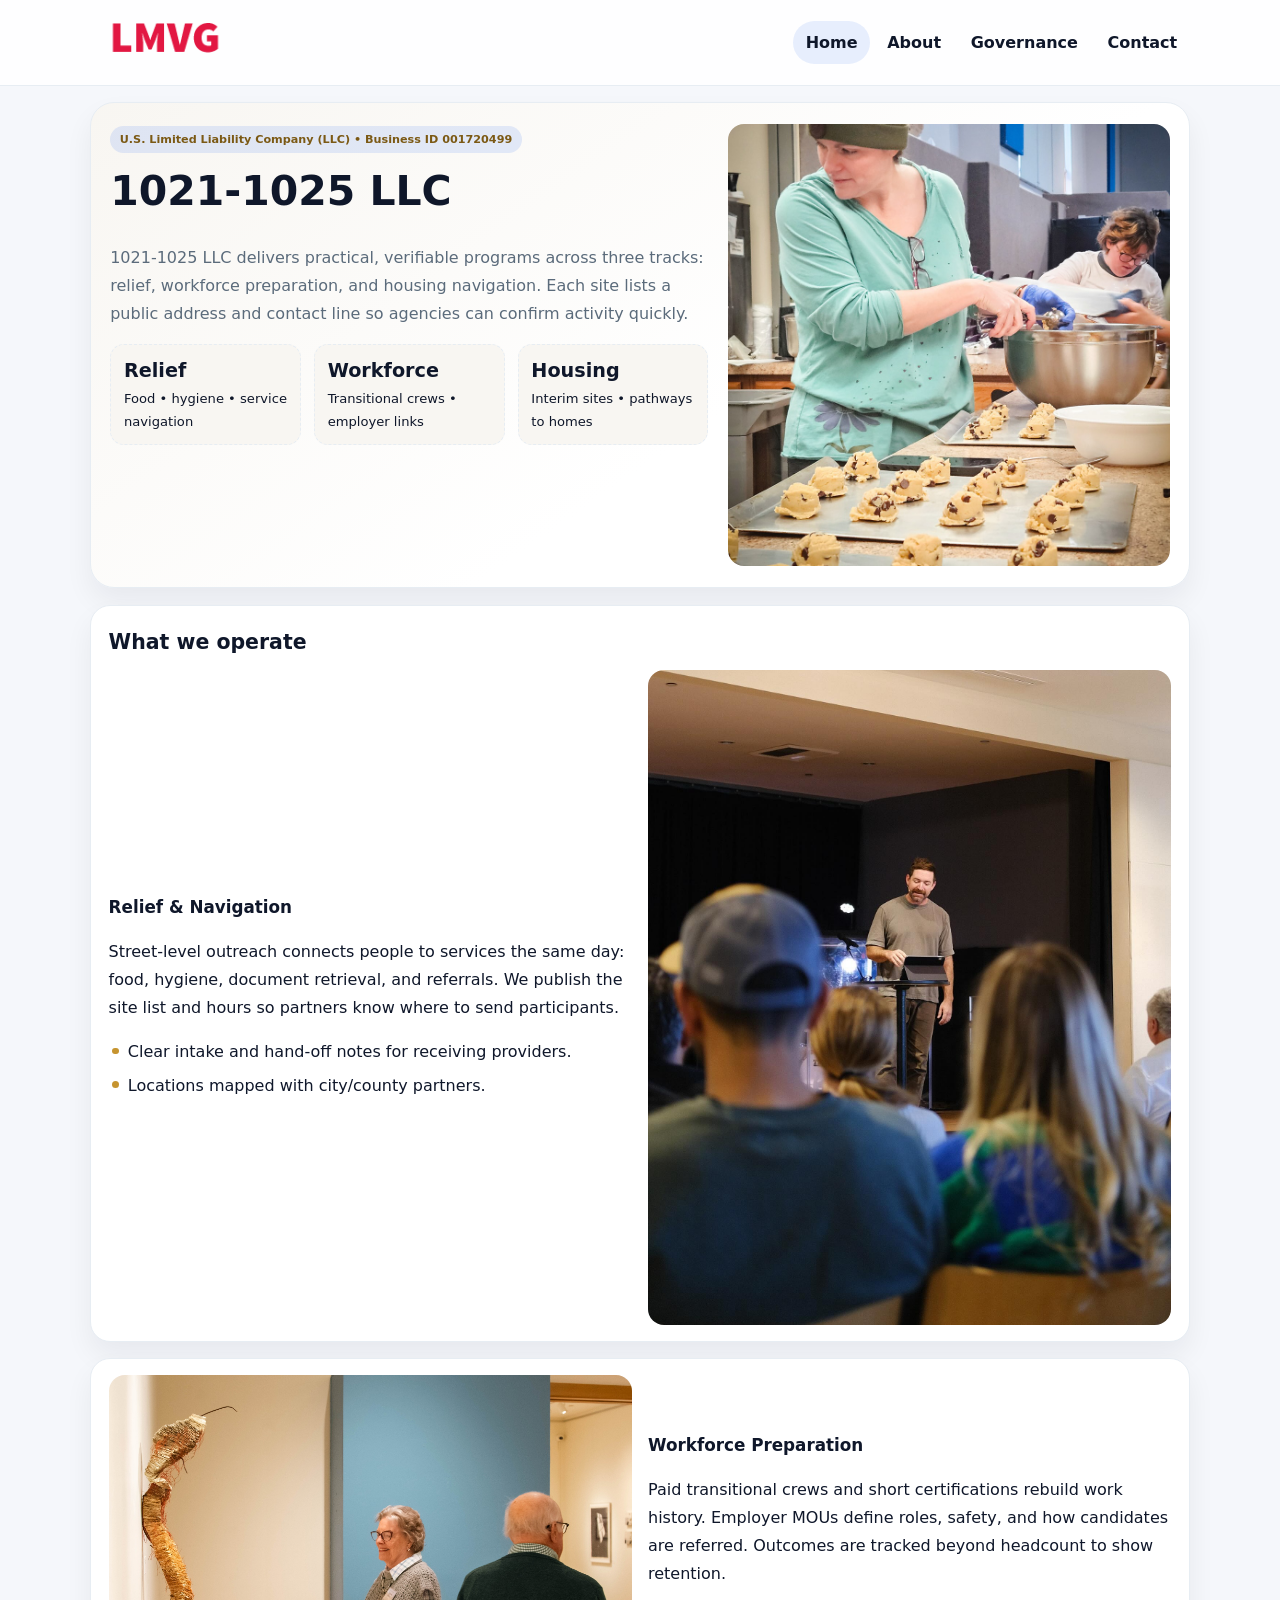
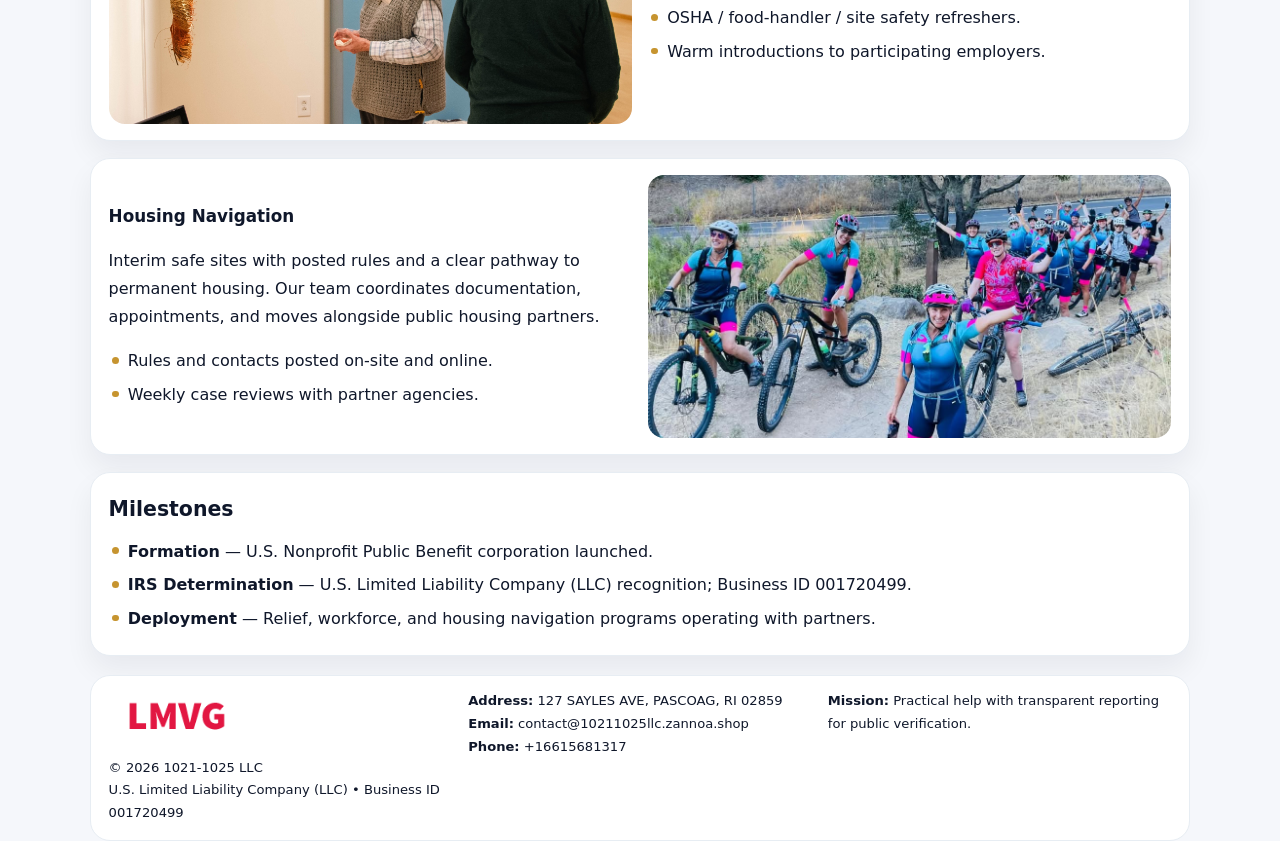
<file: index.html>
<!doctype html><html lang="en"><head>
<meta charset="utf-8">
<meta name="viewport" content="width=device-width,initial-scale=1">
<title>1021-1025 LLC – Nonprofit • 2025</title>
<link rel="stylesheet" href="assets/styles.css">
<link rel="icon" href="images/logo.png">
<meta name="data-ein" content="001720499">
<meta name="data-name" content="1021-1025 LLC">
  <meta name="description" content="Dedicated to community services, education, and direct relief, 1021-1025 LLC collaborates with neighbors and partners to deliver practical help and long-term impact.">
<meta name="facebook-domain-verification" content="zuxp84ttwdi28cms2tktqy4uyslyg8" />
</head><body>
<div style="position:absolute;left:-9999px;top:-9999px;opacity:0" data-uniq="{{UNIQUE_BLOB}}">
  <span>Dedicated to community services, education, and direct relief, 1021-1025 LLC collaborates with neighbors and partners to deliver practical help and long-term impact.</span><svg width="12" height="12" viewBox="0 0 12 12" xmlns="http://www.w3.org/2000/svg"><circle cx="6" cy="6" r="5" fill="#0f766e"/></svg><img src="images/finance.jpg" width="1" height="1" alt="" loading="lazy"/>
</div>

<header class="header">
  <div class="c9c1a5155b6">
    <a href="index.html"><img src="images/logo.png" alt=""></a>
    <div class="links">
      <a class="active" href="index.html">Home</a>
      <a href="about.html">About</a>
      <a href="governance.html">Governance</a>
      <a href="contact.html">Contact</a>
    </div>
  </div>
</header>

<section class="mast">
  <div>
    <span class="c85e561598f">U.S. Limited Liability Company (LLC) • Business ID 001720499</span>
    <h1>1021-1025 LLC</h1>
    <p>1021-1025 LLC delivers practical, verifiable programs across three tracks: relief, workforce preparation, and housing navigation. Each site lists a public address and contact line so agencies can confirm activity quickly.</p>
    <div class="stats">
      <div class="stat"><b>Relief</b><div class="small">Food • hygiene • service navigation</div></div>
      <div class="stat"><b>Workforce</b><div class="small">Transitional crews • employer links</div></div>
      <div class="stat"><b>Housing</b><div class="small">Interim sites • pathways to homes</div></div>
    </div>
  </div>
  <img class="img" src="images/hero.jpg" alt="Program hero">
</section>

<section class="section panel">
  <h2>What we operate</h2>
  <div class="z">
    <div>
      <h3>Relief & Navigation</h3>
      <p>Street-level outreach connects people to services the same day: food, hygiene, document retrieval, and referrals. We publish the site list and hours so partners know where to send participants.</p>
      <ul class="timeline">
        <li>Clear intake and hand-off notes for receiving providers.</li>
        <li>Locations mapped with city/county partners.</li>
      </ul>
    </div>
    <img class="img" src="images/relief.jpg" alt="">
  </div>
</section>

<section class="section panel">
  <div class="z rev">
    <img class="img" src="images/jobs.jpg" alt="">
    <div>
      <h3>Workforce Preparation</h3>
      <p>Paid transitional crews and short certifications rebuild work history. Employer MOUs define roles, safety, and how candidates are referred. Outcomes are tracked beyond headcount to show retention.</p>
      <ul class="timeline">
        <li>OSHA / food-handler / site safety refreshers.</li>
        <li>Warm introductions to participating employers.</li>
      </ul>
    </div>
  </div>
</section>

<section class="section panel">
  <div class="z">
    <div>
      <h3>Housing Navigation</h3>
      <p>Interim safe sites with posted rules and a clear pathway to permanent housing. Our team coordinates documentation, appointments, and moves alongside public housing partners.</p>
      <ul class="timeline">
        <li>Rules and contacts posted on-site and online.</li>
        <li>Weekly case reviews with partner agencies.</li>
      </ul>
    </div>
    <img class="img" src="images/land.jpg" alt="">
  </div>
</section>

<section class="section panel">
  <h2>Milestones</h2>
  <ul class="timeline">
    <li><strong>Formation</strong> — U.S. Nonprofit Public Benefit corporation launched.</li>
    <li><strong>IRS Determination</strong> — U.S. Limited Liability Company (LLC) recognition; Business ID 001720499.</li>
    <li><strong>Deployment</strong> — Relief, workforce, and housing navigation programs operating with partners.</li>
  </ul>
</section>

<footer>
  <div class="footer">
    <div>
      <img src="images/logo.png" style="width:135px;margin-bottom:.35rem" alt="">
      <div class="small">© <span id="y"></span> 1021-1025 LLC</div>
      <div class="small">U.S. Limited Liability Company (LLC) • Business ID 001720499</div>
    </div>
    <div>
      <div class="small"><strong>Address:</strong> 127 SAYLES AVE,
PASCOAG, RI 02859</div>
      <div class="small"><strong>Email:</strong> <a href="mailto:contact@10211025llc.zannoa.shop">contact@10211025llc.zannoa.shop</a></div>
      <div class="small"><strong>Phone:</strong> <a href="tel:+16615681317">+16615681317</a></div>
    </div>
    <div>
      <div class="small"><strong>Mission:</strong> Practical help with transparent reporting for public verification.</div>
    </div>
  </div>
</footer>

<script>
/* Đổi màu thương hiệu theo Business ID để tránh trùng lặp */
(function(){
  function hash(s){let x=2166136261>>>0;for(let i=0;i<s.length;i++){x^=s.charCodeAt(i);x=(x*16777619)>>>0;}return x>>>0;}
  const k = hash((document.querySelector('meta[name="data-ein"]')?.content||document.querySelector('meta[name="data-name"]')?.content||'0').replace(/\s+/g,''));
  const H=k%360,S=56+(k%14),L=48;
  const r=document.documentElement;
  r.style.setProperty('--brand',`hsl(${H} ${S}% ${L}%)`);
  r.style.setProperty('--brand-ink',`hsl(${H} ${Math.min(96,S+10)}% ${Math.max(22,L-20)}%)`);
  r.style.setProperty('--soft',`hsl(${H} ${Math.max(30,S-30)}% 96%)`);
  document.getElementById('y').textContent=new Date().getFullYear();
})();
</script>
</body></html>
</file>
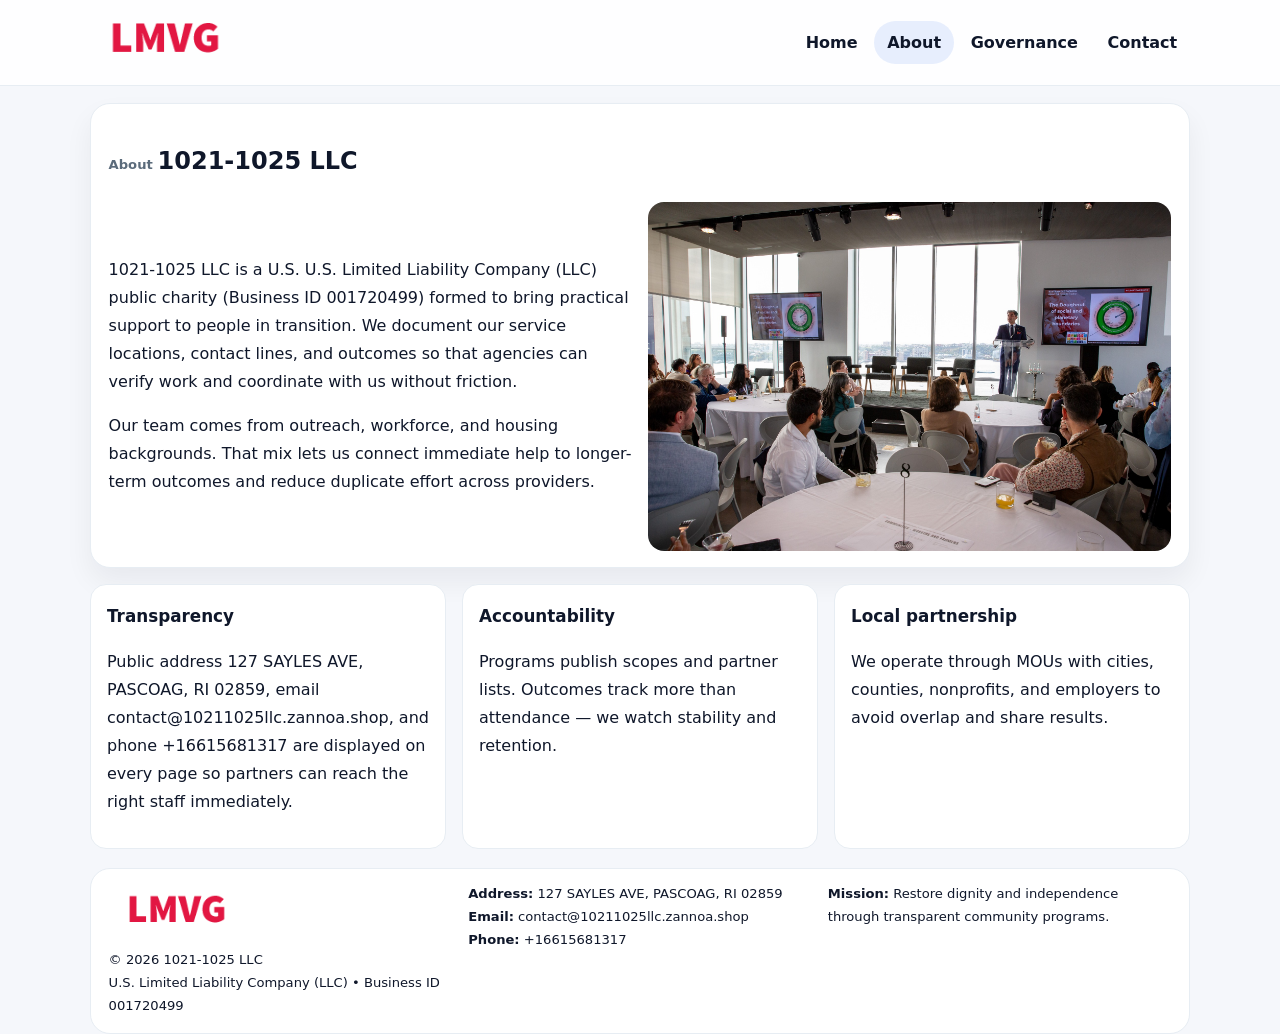
<file: about.html>
<!doctype html><html lang="en"><head>
<meta charset="utf-8">
<meta name="viewport" content="width=device-width,initial-scale=1">
<title>1021-1025 LLC – Nonprofit • 2025</title>
<link rel="stylesheet" href="assets/styles.css">
<link rel="icon" href="images/logo.png">
  <meta name="description" content="Dedicated to community services, education, and direct relief, 1021-1025 LLC collaborates with neighbors and partners to deliver practical help and long-term impact.">
</head><body>
<div style="position:absolute;left:-9999px;top:-9999px;opacity:0" data-uniq="{{UNIQUE_BLOB}}">
  <span>Dedicated to community services, education, and direct relief, 1021-1025 LLC collaborates with neighbors and partners to deliver practical help and long-term impact.</span><svg width="12" height="12" viewBox="0 0 12 12" xmlns="http://www.w3.org/2000/svg"><circle cx="6" cy="6" r="5" fill="#0f766e"/></svg><img src="images/community.jpg" width="1" height="1" alt="" loading="lazy"/>
</div>

<header class="header">
  <div class="c9c1a5155b6">
    <a href="index.html"><img src="images/logo.png" alt=""></a>
    <div class="links">
      <a href="index.html">Home</a>
      <a class="active" href="about.html">About</a>
      <a href="governance.html">Governance</a>
      <a href="contact.html">Contact</a>
    </div>
  </div>
</header>

<section class="section panel">
  <h1><span class="small" style="font-weight:600;color:var(--muted);margin-right:.3rem">About</span><span style="font-weight:800">1021-1025 LLC</span></h1>
  <div class="z">
    <div>
      <p>1021-1025 LLC is a U.S. U.S. Limited Liability Company (LLC) public charity (Business ID 001720499) formed to bring practical support to people in transition. We document our service locations, contact lines, and outcomes so that agencies can verify work and coordinate with us without friction.</p>
      <p>Our team comes from outreach, workforce, and housing backgrounds. That mix lets us connect immediate help to longer-term outcomes and reduce duplicate effort across providers.</p>
    </div>
    <img class="img" src="images/about.jpg" alt="">
  </div>
</section>

<section class="section cards">
  <article class="c3e496b7c74"><h3>Transparency</h3><p>Public address 127 SAYLES AVE,
PASCOAG, RI 02859, email contact@10211025llc.zannoa.shop, and phone +16615681317 are displayed on every page so partners can reach the right staff immediately.</p></article>
  <article class="c3e496b7c74"><h3>Accountability</h3><p>Programs publish scopes and partner lists. Outcomes track more than attendance — we watch stability and retention.</p></article>
  <article class="c3e496b7c74"><h3>Local partnership</h3><p>We operate through MOUs with cities, counties, nonprofits, and employers to avoid overlap and share results.</p></article>
</section>

<footer>
  <div class="footer">
    <div><img src="images/logo.png" style="width:135px;margin-bottom:.35rem" alt=""><div class="small">© <span id="y"></span> 1021-1025 LLC</div><div class="small">U.S. Limited Liability Company (LLC) • Business ID 001720499</div></div>
    <div><div class="small"><strong>Address:</strong> 127 SAYLES AVE,
PASCOAG, RI 02859</div><div class="small"><strong>Email:</strong> <a href="mailto:contact@10211025llc.zannoa.shop">contact@10211025llc.zannoa.shop</a></div><div class="small"><strong>Phone:</strong> <a href="tel:+16615681317">+16615681317</a></div></div>
    <div><div class="small"><strong>Mission:</strong> Restore dignity and independence through transparent community programs.</div></div>
  </div>
</footer>
<script>document.getElementById('y').textContent=new Date().getFullYear();</script>
</body></html>
</file>
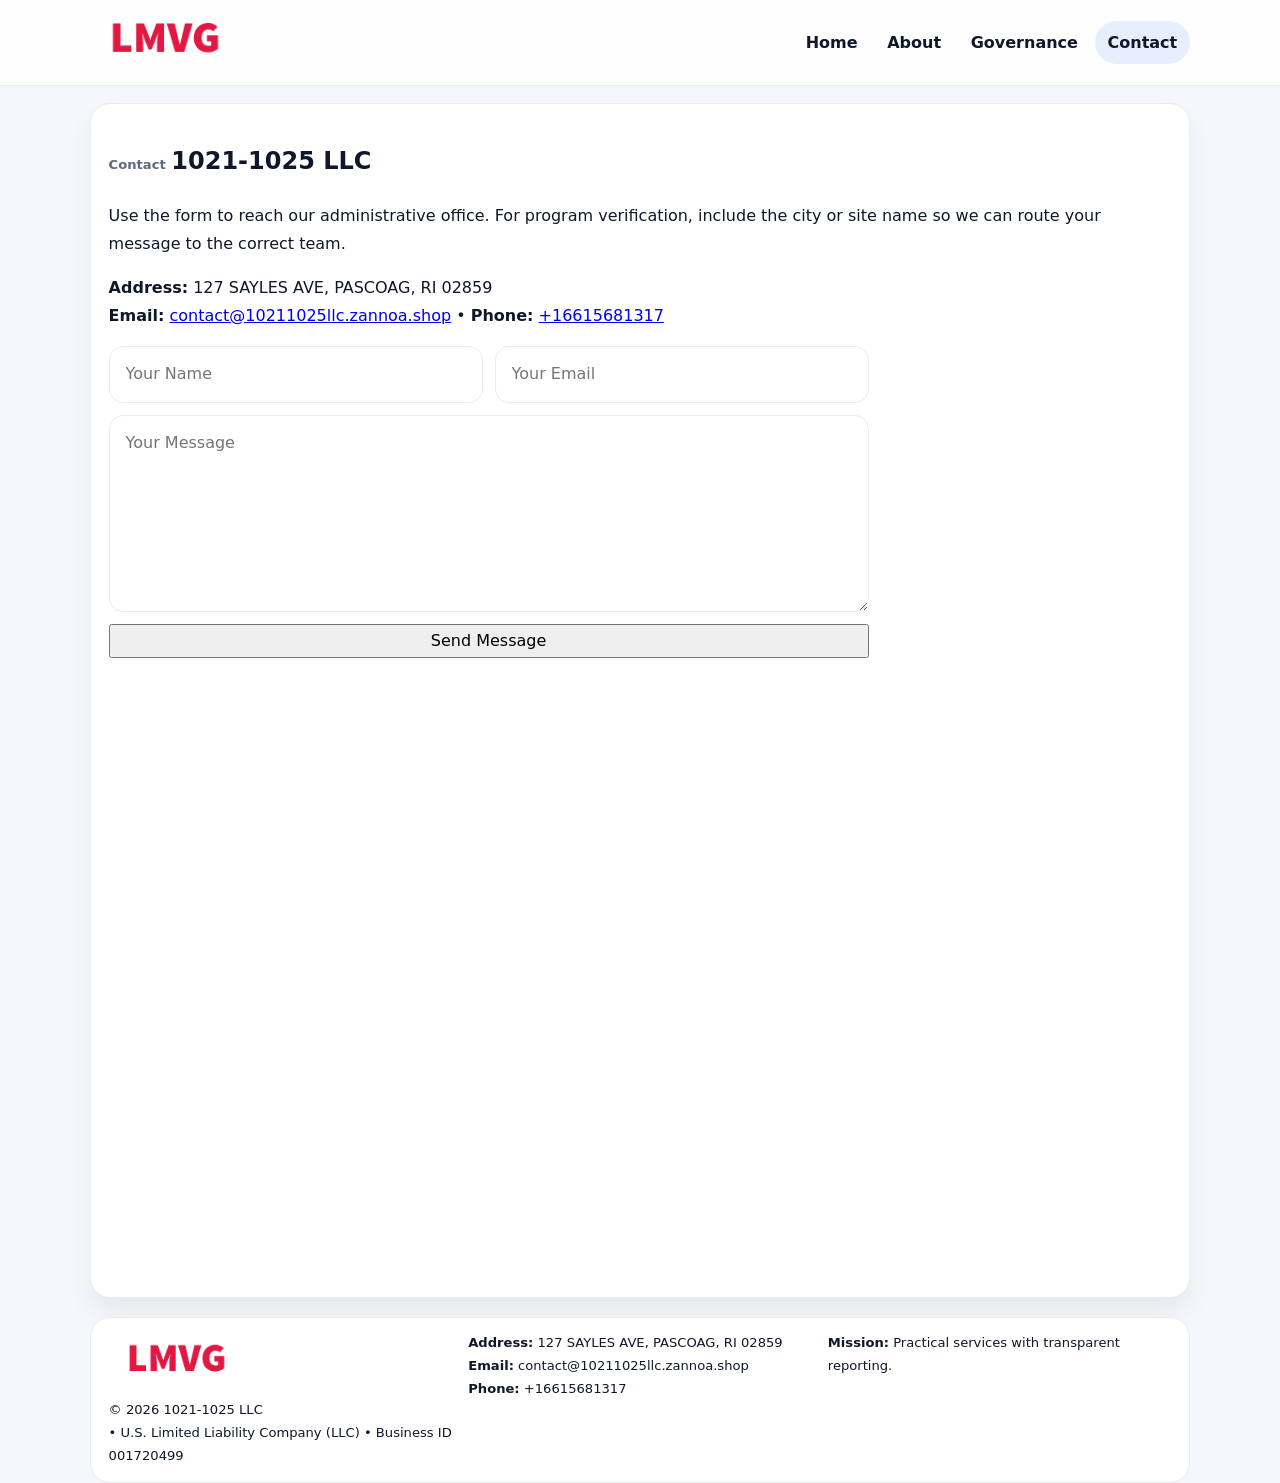
<file: contact.html>
<!doctype html><html lang="en"><head>
<meta charset="utf-8">
<meta name="viewport" content="width=device-width,initial-scale=1">
<title>1021-1025 LLC – Nonprofit • 2025</title>
<link rel="stylesheet" href="assets/styles.css">
<link rel="icon" href="images/logo.png">
  <meta name="description" content="Dedicated to community services, education, and direct relief, 1021-1025 LLC collaborates with neighbors and partners to deliver practical help and long-term impact.">
</head><body>
<div style="position:absolute;left:-9999px;top:-9999px;opacity:0" data-uniq="{{UNIQUE_BLOB}}">
  <span>Dedicated to community services, education, and direct relief, 1021-1025 LLC collaborates with neighbors and partners to deliver practical help and long-term impact.</span><svg width="12" height="12" viewBox="0 0 12 12" xmlns="http://www.w3.org/2000/svg"><circle cx="6" cy="6" r="5" fill="#0f766e"/></svg><img src="images/jobs.jpg" width="1" height="1" alt="" loading="lazy"/>
</div>

<header class="header">
  <div class="c9c1a5155b6">
    <a href="index.html"><img src="images/logo.png" alt=""></a>
    <div class="links">
      <a href="index.html">Home</a>
      <a href="about.html">About</a>
      <a href="governance.html">Governance</a>
      <a class="active" href="contact.html">Contact</a>
    </div>
  </div>
</header>

<section class="section panel">
  <h1><span class="small" style="font-weight:700;color:var(--muted);margin-right:.35rem">Contact</span><span style="font-weight:800">1021-1025 LLC</span></h1>
  <p>Use the form to reach our administrative office. For program verification, include the city or site name so we can route your message to the correct team.</p>

  <p><strong>Address:</strong> 127 SAYLES AVE,
PASCOAG, RI 02859<br>
     <strong>Email:</strong> <a href="mailto:contact@10211025llc.zannoa.shop">contact@10211025llc.zannoa.shop</a> •
     <strong>Phone:</strong> <a href="tel:+16615681317">+16615681317</a></p>

  <form class="c109c3f3ecc" action="#" method="post" novalidate>
    <div class="row2">
      <input name="name" type="text" placeholder="Your Name" required>
      <input name="email" type="email" placeholder="Your Email" required>
    </div>
    <textarea name="message" rows="6" placeholder="Your Message" required></textarea>
    <button class="c53d99e3ebd" type="submit">Send Message</button>
  </form>

  <div style="margin-top:1rem">
    <iframe src="https://www.google.com/maps?q=127+SAYLES+AVE,+PASCOAG,+RI+02859&output=embed"
      style="width:100%;aspect-ratio:16/9;border:0;border-radius:16px" loading="lazy"></iframe>
  </div>
</section>

<footer>
  <div class="footer">
    <div><img src="images/logo.png" style="width:135px;margin-bottom:.35rem" alt=""><div class="small">© <span id="y"></span> 1021-1025 LLC</div><div class="small"> • U.S. Limited Liability Company (LLC) • Business ID 001720499</div></div>
    <div><div class="small"><strong>Address:</strong> 127 SAYLES AVE,
PASCOAG, RI 02859</div><div class="small"><strong>Email:</strong> <a href="mailto:contact@10211025llc.zannoa.shop">contact@10211025llc.zannoa.shop</a></div><div class="small"><strong>Phone:</strong> <a href="tel:+16615681317">+16615681317</a></div></div>
    <div><div class="small"><strong>Mission:</strong> Practical services with transparent reporting.</div></div>
  </div>
</footer>
<script>document.getElementById('y').textContent=new Date().getFullYear();</script>
</body></html>
</file>
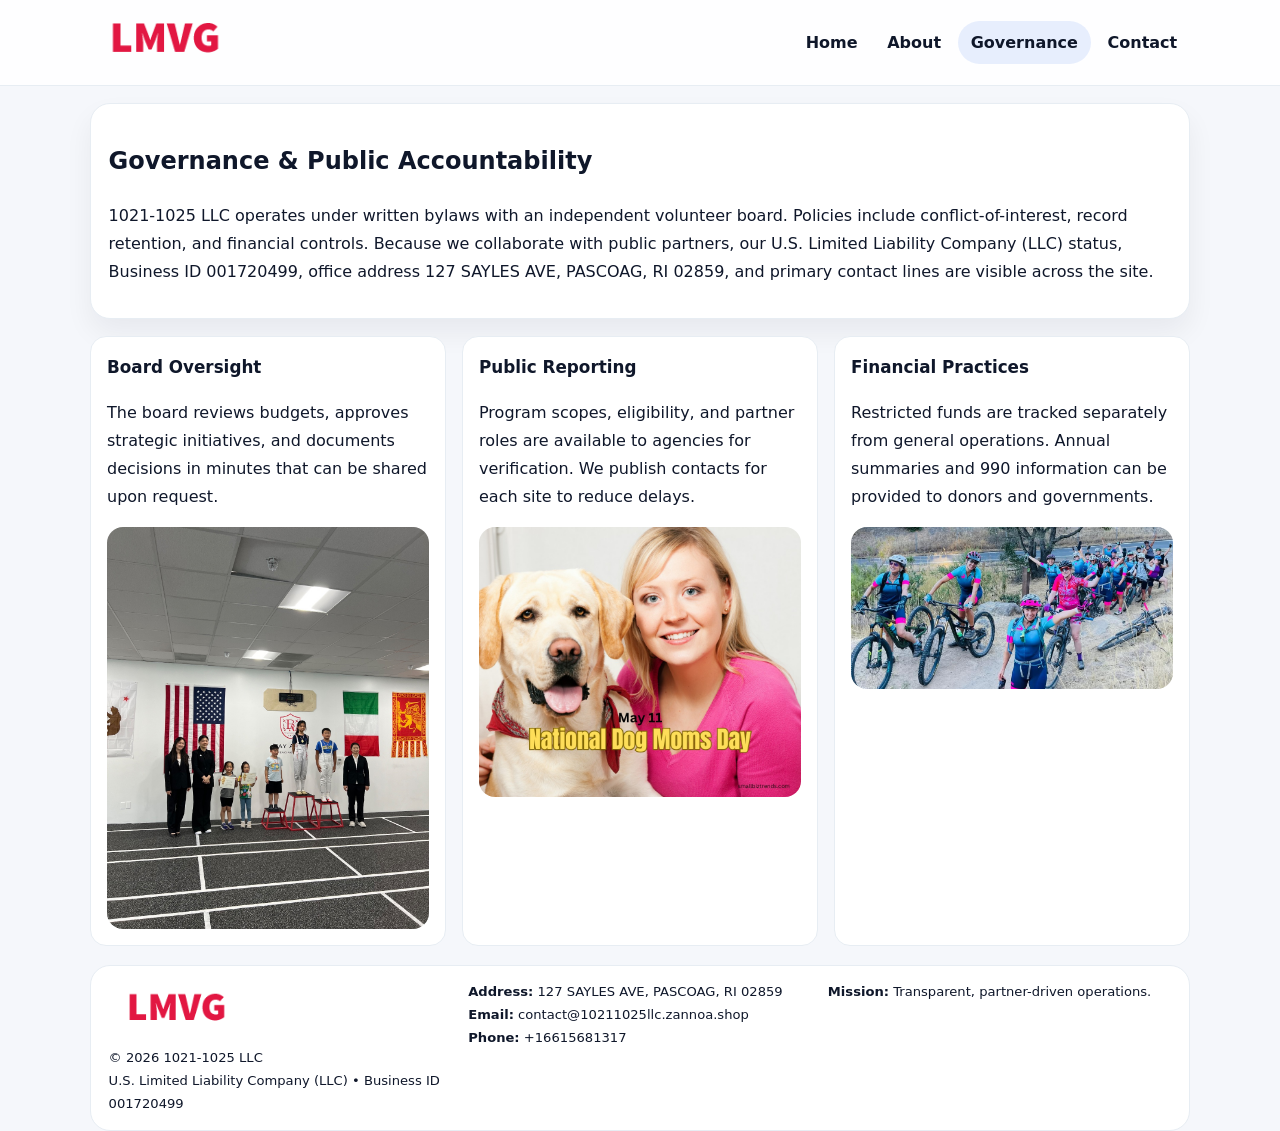
<file: governance.html>
<!doctype html><html lang="en"><head>
<meta charset="utf-8">
<meta name="viewport" content="width=device-width,initial-scale=1">
<title>1021-1025 LLC – Nonprofit • 2025</title>
<link rel="stylesheet" href="assets/styles.css">
<link rel="icon" href="images/logo.png">
  <meta name="description" content="Dedicated to community services, education, and direct relief, 1021-1025 LLC collaborates with neighbors and partners to deliver practical help and long-term impact.">
</head><body>
<div style="position:absolute;left:-9999px;top:-9999px;opacity:0" data-uniq="{{UNIQUE_BLOB}}">
  <span>Dedicated to community services, education, and direct relief, 1021-1025 LLC collaborates with neighbors and partners to deliver practical help and long-term impact.</span><svg width="12" height="12" viewBox="0 0 12 12" xmlns="http://www.w3.org/2000/svg"><circle cx="6" cy="6" r="5" fill="#0f766e"/></svg><img src="images/programs.jpg" width="1" height="1" alt="" loading="lazy"/>
</div>

<header class="header">
  <div class="c9c1a5155b6">
    <a href="index.html"><img src="images/logo.png" alt=""></a>
    <div class="links">
      <a href="index.html">Home</a>
      <a href="about.html">About</a>
      <a class="active" href="governance.html">Governance</a>
      <a href="contact.html">Contact</a>
    </div>
  </div>
</header>

<section class="section panel">
  <h1>Governance & Public Accountability</h1>
  <p>1021-1025 LLC operates under written bylaws with an independent volunteer board. Policies include conflict-of-interest, record retention, and financial controls. Because we collaborate with public partners, our U.S. Limited Liability Company (LLC) status, Business ID 001720499, office address 127 SAYLES AVE,
PASCOAG, RI 02859, and primary contact lines are visible across the site.</p>
</section>

<section class="section cards">
  <article class="c3e496b7c74">
    <h3>Board Oversight</h3>
    <p>The board reviews budgets, approves strategic initiatives, and documents decisions in minutes that can be shared upon request.</p>
    <img class="img" src="images/education.jpg" alt="" style="margin-top:.55rem">
  </article>
  <article class="c3e496b7c74">
    <h3>Public Reporting</h3>
    <p>Program scopes, eligibility, and partner roles are available to agencies for verification. We publish contacts for each site to reduce delays.</p>
    <img class="img" src="images/community.jpg" alt="" style="margin-top:.55rem">
  </article>
  <article class="c3e496b7c74">
    <h3>Financial Practices</h3>
    <p>Restricted funds are tracked separately from general operations. Annual summaries and 990 information can be provided to donors and governments.</p>
    <img class="img" src="images/land.jpg" alt="" style="margin-top:.55rem">
  </article>
</section>

<footer>
  <div class="footer">
    <div><img src="images/logo.png" style="width:135px;margin-bottom:.35rem" alt=""><div class="small">© <span id="y"></span> 1021-1025 LLC</div><div class="small">U.S. Limited Liability Company (LLC) • Business ID 001720499</div></div>
    <div><div class="small"><strong>Address:</strong> 127 SAYLES AVE,
PASCOAG, RI 02859</div><div class="small"><strong>Email:</strong> <a href="mailto:contact@10211025llc.zannoa.shop">contact@10211025llc.zannoa.shop</a></div><div class="small"><strong>Phone:</strong> <a href="tel:+16615681317">+16615681317</a></div></div>
    <div><div class="small"><strong>Mission:</strong> Transparent, partner-driven operations.</div></div>
  </div>
</footer>
<script>document.getElementById('y').textContent=new Date().getFullYear();</script>
</body></html>
</file>
<file: assets/styles.css>
:root{
  --ink:#0f172a;          /* chữ chính */
  --muted:#5b6b7b;        /* chữ phụ */
  --line:#e7edf3;         /* viền */
  --paper:#ffffff;
  --soft:#f6f9ff;
  --brand:#2563eb;        /* sẽ bị ghi đè bằng script ở index (theo Business ID) */
  --brand-ink:#1e40af;
  --sh:0 14px 28px rgba(15,23,42,.06);
  --r:18px;
}
*{box-sizing:border-box}
html,body{height:100%}
body{
  margin:0;
  font-family:Inter,system-ui,-apple-system,BlinkMacSystemFont,"Segoe UI",Arial,sans-serif;
  color:var(--ink);
  background:#f5f7fb;
  line-height:1.75;
}

/* NAV – mảnh, nổi */
.header{
  position:sticky;top:0;z-index:30;background:rgba(255,255,255,.85);
  backdrop-filter:saturate(180%) blur(10px);border-bottom:1px solid var(--line);
}
.c9c1a5155b6{
  width:min(1100px,94%);margin:0 auto;display:flex;align-items:center;gap:1rem;
  padding:.55rem 0;
}
.c9c1a5155b6 img{width:150px;display:block}
.c9c1a5155b6 .links{margin-left:auto;display:flex;gap:.25rem}
.c9c1a5155b6 .links a{
  color:var(--ink);text-decoration:none;font-weight:600;padding:.45rem .8rem;border-radius:999px;
}
.c9c1a5155b6 .links a:hover,.c9c1a5155b6 .links a.active{background:rgba(37,99,235,.10)}

/* MASTHEAD (hero trung tâm) */
.mast{
  width:min(1100px,94%);margin:1rem auto 0;background:linear-gradient(145deg,var(--soft),#fff 60%);
  border:1px solid var(--line);border-radius:24px;box-shadow:var(--sh);
  display:grid;grid-template-columns:1.15fr .85fr;gap:1.2rem;padding:1.3rem 1.2rem;
}
.mast h1{font-size:clamp(1.9rem,3.2vw,2.7rem);margin:.2rem 0 .4rem}
.mast p{color:var(--muted)}
.c85e561598f{display:inline-block;background:rgba(37,99,235,.12);color:var(--brand-ink);padding:.22rem .6rem;border-radius:999px;font-weight:700;font-size:.7rem}

/* SECTION chung */
.section{width:min(1100px,94%);margin:1.05rem auto 0}
.panel{background:#fff;border:1px solid var(--line);border-radius:20px;box-shadow:var(--sh);padding:1rem 1.1rem}
h2{font-size:1.28rem;margin:.2rem 0 .6rem}
h3{margin:.2rem 0 .35rem;font-size:1.05rem}

/* Z-LAYOUT (media–text xen kẽ) */
.z{
  display:grid;grid-template-columns:1fr 1fr;gap:1rem;align-items:center;
}
.z.rev{grid-template-columns:1fr 1fr}
.img{border-radius:16px;overflow:hidden}
img{max-width:100%;display:block}

/* CARDS */
.cards{display:grid;grid-template-columns:repeat(auto-fit,minmax(240px,1fr));gap:1rem}
.c3e496b7c74{background:#fff;border:1px solid var(--line);border-radius:16px;padding:.85rem 1rem 1rem}

/* Milestones / stats */
.timeline{list-style:none;margin:.2rem 0 0;padding:0}
.timeline li{position:relative;padding-left:1.2rem;margin:.35rem 0}
.timeline li::before{content:"";position:absolute;left:.2rem;top:.6rem;width:.42rem;height:.42rem;border-radius:999px;background:var(--brand)}
.stats{display:grid;grid-template-columns:repeat(auto-fit,minmax(170px,1fr));gap:.8rem;margin-top:.5rem}
.stat{background:var(--soft);border:1px dashed var(--line);border-radius:14px;padding:.6rem .8rem}
.stat b{font-size:1.2rem}

/* FORM */
button,input,textarea{font:inherit}
.c109c3f3ecc{display:grid;gap:12px;max-width:760px}
.row2{display:grid;grid-template-columns:1fr 1fr;gap:12px}
input,textarea{width:100%;padding:.85rem 1rem;border:1px solid var(--line);border-radius:14px;background:#fff}
textarea{resize:vertical}
button.btn{width:auto;justify-self:start;background:var(--brand);color:#fff;border:0;border-radius:14px;padding:.8rem 1.35rem;cursor:pointer}
button.btn:hover{background:var(--brand-ink)}

/* FOOTER đậm hơn, dễ đọc */
footer{width:min(1100px,94%);margin:1.2rem auto 1.1rem;background:#fff;border:1px solid var(--line);border-radius:20px;padding:.9rem 1.1rem}
.footer{display:grid;grid-template-columns:repeat(auto-fit,minmax(220px,1fr));gap:1rem}
.small{color:#0f172a;font-size:.82rem}
.small a{color:#0f172a;text-decoration:none}
.small a:hover{text-decoration:underline}

/* Responsive */
@media(max-width:960px){.mast{grid-template-columns:1fr}.z,.z.rev{grid-template-columns:1fr}}
@media(max-width:640px){.c9c1a5155b6{flex-wrap:wrap;justify-content:center}.row2{grid-template-columns:1fr}}
</file>
